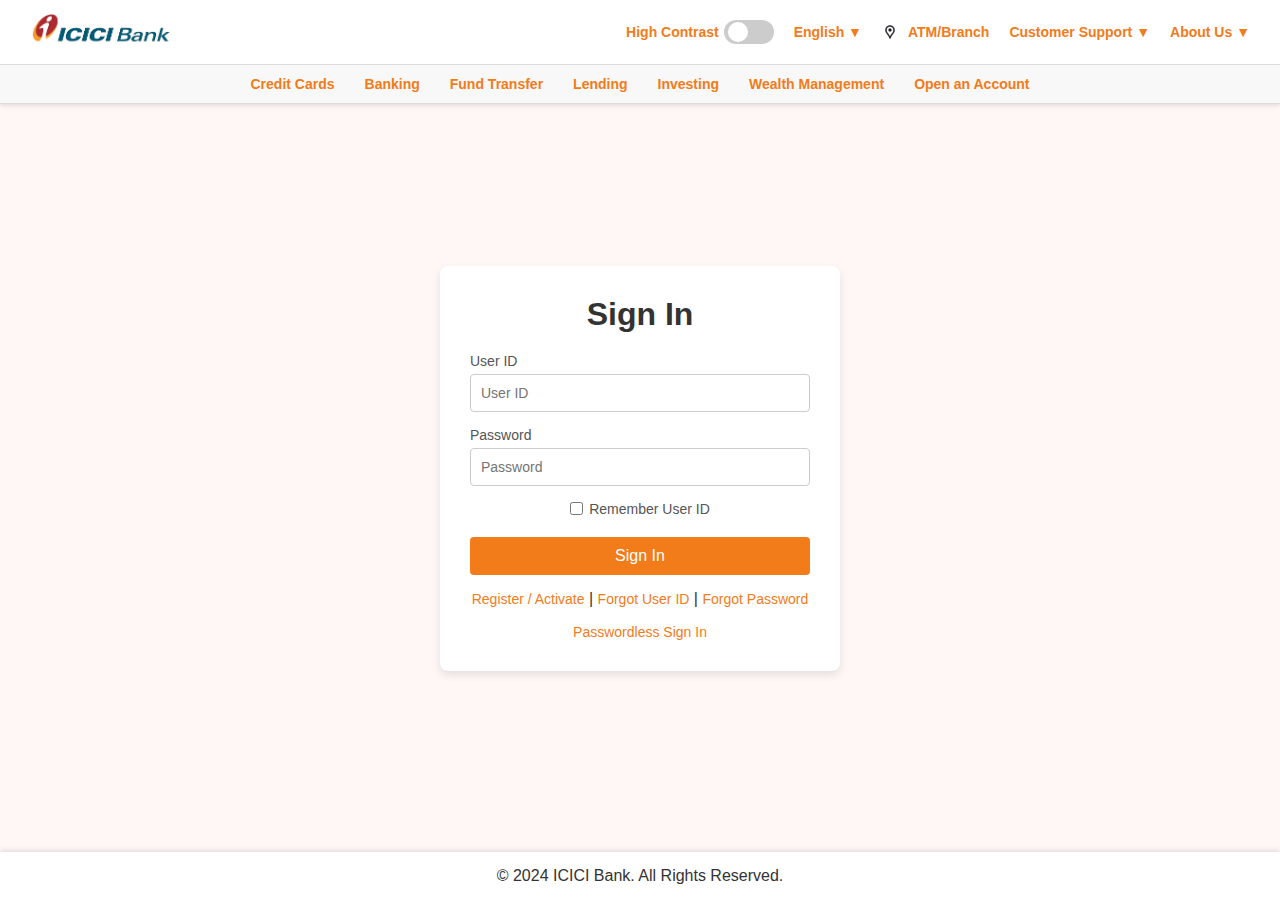
<file: index.html>
<!DOCTYPE html>
<html lang="en">

<head>
  <meta charset="UTF-8">
  <meta name="viewport" content="width=device-width, initial-scale=1.0">
  <title>Bank Login Page</title>
  <link rel="stylesheet" href="updated_landingPage1_style.css">
</head>

<body>
  <header>
    <div class="top-header">
      <div class="logo-container">
        <img src="images/icici_logo.png" alt="Bank Logo" class="logo">
      </div>
      <div class="top-options">
        <div class="toggle-container" style="display: flex; align-items: center; gap: 5px;">
          <span>High Contrast</span>
          <label class="toggle-switch">
            <input type="checkbox" id="toggleSwitch" />
            <span class="slider"></span>
          </label>
        </div>
        <div class="dropdown">
          <button class="dropbtn">English ▼</button>
          <div class="dropdown-content">
            <a href="#">Hindi</a>
          </div>
        </div>
        <a href="#" class="icon-link">
          <img src="images/location_on.png" alt="Location Icon" class="icon"> ATM/Branch
        </a>
        <div class="dropdown">
          <button class="dropbtn">Customer Support ▼</button>
          <div class="dropdown-content">
            <a href="#">Contact Us</a>
            <a href="#">FAQs</a>
            <a href="#">Live Chat</a>
          </div>
        </div>
        <div class="dropdown">
          <button class="dropbtn">About Us ▼</button>
          <div class="dropdown-content">
            <a href="#">Subsidiaries</a>
            <a href="#">Directors</a>
            <a href="#">Media Center</a>
            <a href="#">Awards</a>
            <a href="#">Social Policy</a>
          </div>
        </div>
      </div>
    </div>
    <nav class="menu-bar">
      <ul>
        <li><a href="#">Credit Cards</a></li>
        <li><a href="#">Banking</a></li>
        <li><a href="fundTransfer.html">Fund Transfer</a></li>
        <li><a href="#">Lending</a></li>
        <li><a href="#">Investing</a></li>
        <li><a href="#">Wealth Management</a></li>
        <li><a href="#">Open an Account</a></li>
      </ul>
    </nav>
  </header>
  <main>
    <div class="login-container">
      <h1>Sign In</h1>
      <form class="login-form">
        <div class="input-group">
          <label for="user-id">User ID</label>
          <input type="text" id="user-id" name="user-id" placeholder="User ID" required>
        </div>
        <div class="input-group">
          <label for="password">Password</label>
          <input type="password" id="password" name="password" placeholder="Password" required>
        </div>
        <div class="options">
          <input type="checkbox" id="remember" name="remember">
          <label for="remember">Remember User ID</label>
        </div>
        <button type="button" class="login-btn" onclick="location.href='updated_dashboard.html'">Sign In</button>
        <div class="links">
          <a href="#">Register / Activate</a> |
          <a href="#">Forgot User ID</a> |
          <a href="#">Forgot Password</a>
        </div>
        <div class="passwordless">
          <a href="#">Passwordless Sign In</a>
        </div>
      </form>
    </div>
  </main>
  <footer>
    <p>© 2024 ICICI Bank. All Rights Reserved.</p>
  </footer>
  <script>
    const toggleSwitch = document.getElementById('toggleSwitch');
    toggleSwitch.addEventListener('change', () => {
      document.body.classList.toggle('high-contrast');
    });
  </script>
</body>

</html>
</file>
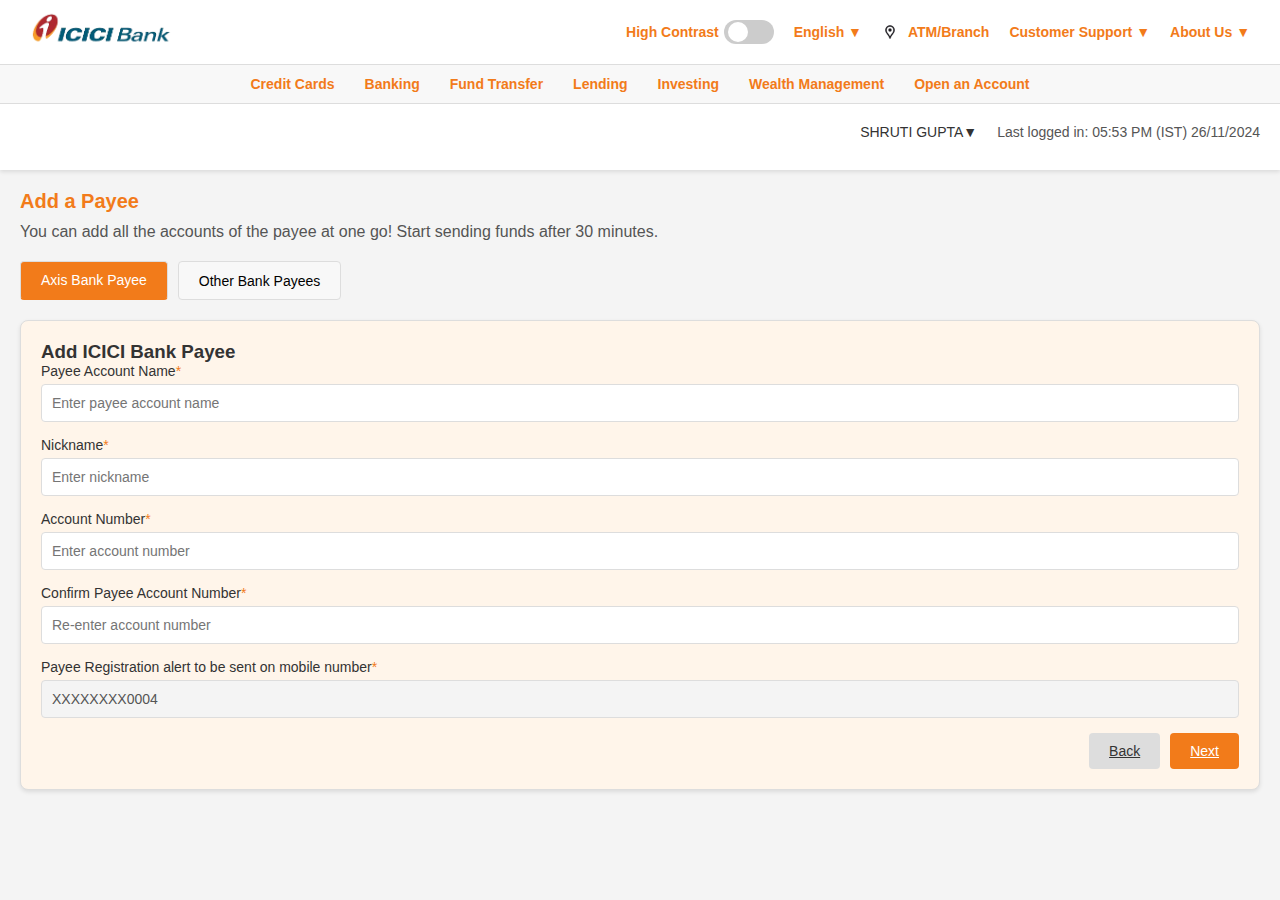
<file: addPayee.html>
<!DOCTYPE html>
<html lang="en">
<head>
  <meta charset="UTF-8">
  <meta name="viewport" content="width=device-width, initial-scale=1.0">
  <title>Add Payee - ICICI Bank</title>
  <link rel="stylesheet" href="addPayee.css">
</head>
<body>
  <header>
    <div class="top-header">
      <div class="logo-container">
        <img src="images/icici_logo.png" alt="Bank Logo" class="logo">
      </div>
      <div class="top-options">
        <div class="toggle-container" style="display: flex; align-items: center; gap: 5px;">
          <span>High Contrast</span>
          <label class="toggle-switch">
            <input type="checkbox" id="toggleSwitch" />
            <span class="slider"></span>
          </label>
        </div>
        <div class="dropdown">
          <button class="dropbtn">English ▼</button>
          <div class="dropdown-content">
            <a href="#">Hindi</a>
          </div>
        </div>
        <a href="#" class="icon-link">
          <img src="images/location_on.png" alt="Location Icon" class="icon"> ATM/Branch
        </a>
        <div class="dropdown">
          <button class="dropbtn">Customer Support ▼</button>
          <div class="dropdown-content">
            <a href="#">Contact Us</a>
            <a href="#">FAQs</a>
            <a href="#">Live Chat</a>
          </div>
        </div>
        <div class="dropdown">
          <button class="dropbtn">About Us ▼</button>
          <div class="dropdown-content">
            <a href="#">Subsidiaries</a>
            <a href="#">Directors</a>
            <a href="#">Media Center</a>
            <a href="#">Awards</a>
            <a href="#">Social Policy</a>
          </div>
        </div>
      </div>
    </div>
    <nav class="menu-bar">
      <ul>
        <li><a href="#">Credit Cards</a></li>
        <li><a href="#">Banking</a></li>
        <li><a href="fundTransfer.html">Fund Transfer</a></li>
        <li><a href="#">Lending</a></li>
        <li><a href="#">Investing</a></li>
        <li><a href="#">Wealth Management</a></li>
        <li><a href="#">Open an Account</a></li>
      </ul>
    </nav>
    <div class="user-info">
      <span>SHRUTI GUPTA▼</span>
      <span class="last-logged">Last logged in: 05:53 PM (IST) 26/11/2024</span>
    </div>
  </header>

  <main class="main-content">
    <h2>Add a Payee</h2>
    <p>You can add all the accounts of the payee at one go! Start sending funds after 30 minutes.</p>

    <div class="tabs">
        <button class="tab active" id="axis-bank-tab">Axis Bank Payee</button>
        <button class="tab" id="other-bank-tab">Other Bank Payees</button>
    </div>
      
      <!-- Axis Bank Payee Form -->
      <div id="axis-bank-form" class="form-container">
        <h3>Add ICICI Bank Payee</h3>
        <form>
          <div class="form-group">
            <label for="payee-name">Payee Account Name<span>*</span></label>
            <input type="text" id="payee-name" placeholder="Enter payee account name">
          </div>
          <div class="form-group">
            <label for="nickname">Nickname<span>*</span></label>
            <input type="text" id="nickname" placeholder="Enter nickname">
          </div>
          <div class="form-group">
            <label for="account-number">Account Number<span>*</span></label>
            <input type="text" id="account-number" placeholder="Enter account number">
          </div>
          <div class="form-group">
            <label for="confirm-account-number">Confirm Payee Account Number<span>*</span></label>
            <input type="text" id="confirm-account-number" placeholder="Re-enter account number">
          </div>
          <div class="form-group">
            <label for="mobile-number">Payee Registration alert to be sent on mobile number<span>*</span></label>
            <input type="text" id="mobile-number" value="XXXXXXXX0004" readonly>
          </div>
          <div class="form-buttons">
            <a type="button" class="back-btn" href="fundtransfer.html">Back</a>
            <a type="submit" class="next-btn" href="fundtransfer.html">Next</a>
          </div>
        </form>
      </div>
      
      <!-- Other Bank Payee Form -->
      <div id="other-bank-form" class="form-container" style="display: none;">
        <h3>Add Other Bank Payee</h3>
        <form>
          <div class="form-group">
            <label for="payee-name-other">Payee Account Name<span>*</span></label>
            <input type="text" id="payee-name-other" placeholder="Enter payee account name">
          </div>
          <div class="form-group">
            <label for="nickname-other">Payee Nickname<span>*</span></label>
            <input type="text" id="nickname-other" placeholder="Enter nickname">
          </div>
          <div class="form-group">
            <label for="account-type">Account Type<span>*</span></label>
            <select id="account-type">
              <option value="savings">Savings</option>
              <option value="current">Current</option>
            </select>
          </div>
          <div class="form-group">
            <label for="ifsc-code">Enter Payee Bank IFSC Code<span>*</span></label>
            <div class="input-group">
              <input type="text" id="ifsc-code" placeholder="Enter IFSC code">
              <button type="button" class="search-btn">Search</button>
            </div>
          </div>
          <div class="form-group">
            <label for="account-number-other">Payee Account Number<span>*</span></label>
            <input type="text" id="account-number-other" placeholder="Enter account number">
          </div>
          <div class="form-group">
            <label for="confirm-account-number-other">Confirm Payee Account Number<span>*</span></label>
            <input type="text" id="confirm-account-number-other" placeholder="Re-enter account number">
          </div>
          <div class="form-group">
            <label for="mobile-number-other">Payee Registration alert to be sent on mobile number<span>*</span></label>
            <input type="text" id="mobile-number-other" value="XXXXXXXX0004" readonly>
          </div>
          <div class="form-buttons">
            <a type="button" class="back-btn" href="fundTransfer.html">Back</a>
            <a type="submit" class="next-btn" href="fundTransfer.html">Next</a>
          </div>
        </form>
      </div>
       
  </main>

  <!-- <footer>
    <p>© 2024 ICICI Bank. All Rights Reserved.</p>
  </footer> -->
  <script>
    const axisTab = document.getElementById("axis-bank-tab");
    const otherTab = document.getElementById("other-bank-tab");
    const axisForm = document.getElementById("axis-bank-form");
    const otherForm = document.getElementById("other-bank-form");
  
    axisTab.addEventListener("click", () => {
      axisTab.classList.add("active");
      otherTab.classList.remove("active");
      axisForm.style.display = "block";
      otherForm.style.display = "none";
    });
  
    otherTab.addEventListener("click", () => {
      otherTab.classList.add("active");
      axisTab.classList.remove("active");
      axisForm.style.display = "none";
      otherForm.style.display = "block";
    });
    const toggleSwitch = document.getElementById('toggleSwitch');
toggleSwitch.addEventListener('change', () => {
  document.body.classList.toggle('high-contrast');
});
  </script>
    <!-- <script src="static\app.js"></script> -->
</body>
</html>
</file>
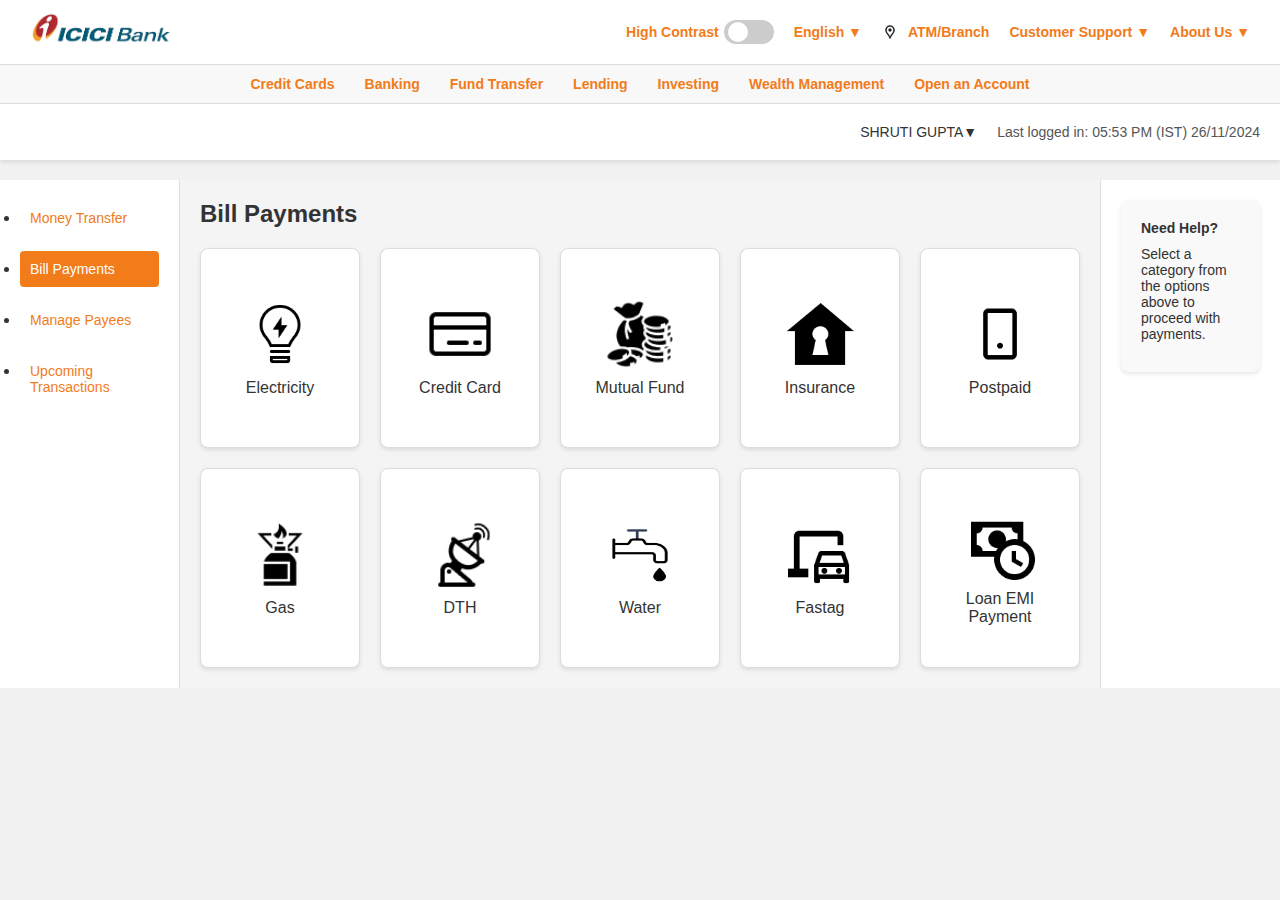
<file: billPayments.html>
<!DOCTYPE html>
<html lang="en">

<head>
    <meta charset="UTF-8">
    <meta name="viewport" content="width=device-width, initial-scale=1.0">
    <title>Bill Payments - ICICI Bank</title>
    <link rel="stylesheet" href="billPayments.css">
</head>

<body>
    <header>
        <div class="top-header">
          <div class="logo-container">
            <img src="images/icici_logo.png" alt="Bank Logo" class="logo">
          </div>
          <div class="top-options">
            <div class="toggle-container" style="display: flex; align-items: center; gap: 5px;">
              <span>High Contrast</span>
              <label class="toggle-switch">
                <input type="checkbox" id="toggleSwitch" />
                <span class="slider"></span>
              </label>
            </div>
            <div class="dropdown">
              <button class="dropbtn">English ▼</button>
              <div class="dropdown-content">
                <a href="#">Hindi</a>
              </div>
            </div>
            <a href="#" class="icon-link">
              <img src="images/location_on.png" alt="Location Icon" class="icon"> ATM/Branch
            </a>
            <div class="dropdown">
              <button class="dropbtn">Customer Support ▼</button>
              <div class="dropdown-content">
                <a href="#">Contact Us</a>
                <a href="#">FAQs</a>
                <a href="#">Live Chat</a>
              </div>
            </div>
            <div class="dropdown">
              <button class="dropbtn">About Us ▼</button>
              <div class="dropdown-content">
                <a href="#">Subsidiaries</a>
                <a href="#">Directors</a>
                <a href="#">Media Center</a>
                <a href="#">Awards</a>
                <a href="#">Social Policy</a>
              </div>
            </div>
          </div>
        </div>
        <nav class="menu-bar">
          <ul>
            <li><a href="#">Credit Cards</a></li>
            <li><a href="#">Banking</a></li>
            <li><a href="fundTransfer.html">Fund Transfer</a></li>
            <li><a href="#">Lending</a></li>
            <li><a href="#">Investing</a></li>
            <li><a href="#">Wealth Management</a></li>
            <li><a href="#">Open an Account</a></li>
          </ul>
        </nav>
        <div class="user-info">
          <span>SHRUTI GUPTA▼</span>
          <span class="last-logged">Last logged in: 05:53 PM (IST) 26/11/2024</span>
        </div>
      </header>

    <div class="container">
        <!-- Sidebar -->
        <aside class="sidebar">
            <ul>
                <li><a href="fundTransfer.html">Money Transfer</a></li>
                <li><a href="billPayments.html" class="active">Bill Payments</a></li>
                <li><a href="#">Manage Payees</a></li>
                <li><a href="#">Upcoming Transactions</a></li>
            </ul>
        </aside>

        <!-- Main Content -->
        <main class="main-content">
            <h2>Bill Payments</h2>
            <div class="bill-options-grid">
                <div class="bill-option">
                    <img src="images/electricity.png" alt="Electricity">
                    <p>Electricity</p>
                    <div class="hover-popup">
                        Pay your electricity bills instantly and ensure uninterrupted power supply.
                    </div>
                </div>
                <div class="bill-option">
                    <img src="images/credit_card.png" alt="Credit Card">
                    <p>Credit Card</p>
                    <div class="hover-popup">
                        Clear your credit card dues conveniently and maintain a healthy credit score.
                    </div>
                </div>
                <div class="bill-option">
                    <img src="images/mutual_funds.png" alt="Mutual Fund">
                    <p>Mutual Fund</p>
                    <div class="hover-popup">
                        Invest in mutual funds or manage payments for existing investments seamlessly.
                    </div>
                </div>
                <div class="bill-option">
                    <img src="images/insurance.png" alt="Insurance">
                    <p>Insurance</p>
                    <div class="hover-popup">
                        Pay your insurance premiums on time and secure your peace of mind.
                    </div>
                </div>
                <div class="bill-option">
                    <img src="images/postpaid.png" alt="Postpaid">
                    <p>Postpaid</p>
                    <div class="hover-popup">
                        Pay your mobile postpaid bills effortlessly and stay connected.
                    </div>
                </div>
                <div class="bill-option">
                    <img src="images/gas.png" alt="Gas">
                    <p>Gas</p>
                    <div class="hover-popup">
                        Settle your gas bills quickly to keep your household running smoothly.
                    </div>
                </div>
                <div class="bill-option">
                    <img src="images/dth.png" alt="DTH">
                    <p>DTH</p>
                    <div class="hover-popup">
                        Recharge your DTH subscription and enjoy uninterrupted entertainment.
                    </div>
                </div>
                <div class="bill-option">
                    <img src="images/water.png" alt="Water">
                    <p>Water</p>
                    <div class="hover-popup">
                        Pay your water bills efficiently to keep the taps flowing.
                    </div>
                </div>
                <div class="bill-option">
                    <img src="images/fastag.png" alt="Fastag">
                    <p>Fastag</p>
                    <div class="hover-popup">
                        Recharge your Fastag for hassle-free toll payments on the go.
                    </div>
                </div>
                <div class="bill-option">
                    <img src="images/emi_payment.png" alt="Loan EMI Payment">
                    <p>Loan EMI Payment</p>
                    <div class="hover-popup">
                        Pay your loan EMIs on time and manage your finances with ease.
                    </div>
                </div>
            </div>            
        </main>

        <!-- Right Section -->
        <aside class="right-section">
            <div class="help-box">
                <p><strong>Need Help?</strong></p>
                <p>Select a category from the options above to proceed with payments.</p>
            </div>
        </aside>
    </div>
    <script>
          const toggleSwitch = document.getElementById('toggleSwitch');
    toggleSwitch.addEventListener('change', () => {
      document.body.classList.toggle('high-contrast');
    });
    </script>
</body>

</html>
</file>
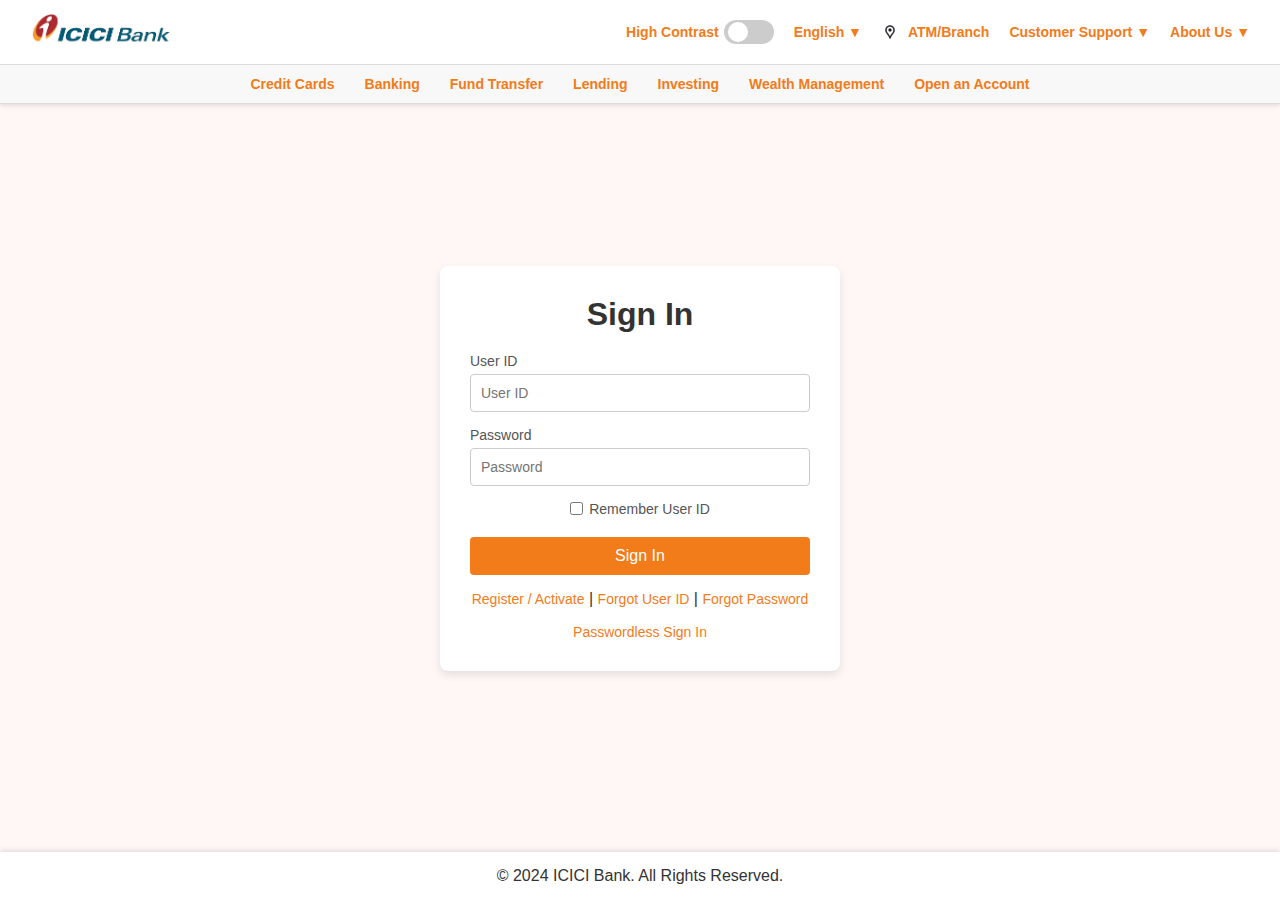
<file: updated_landingPage1.html>
<!DOCTYPE html>
<html lang="en">

<head>
  <meta charset="UTF-8">
  <meta name="viewport" content="width=device-width, initial-scale=1.0">
  <title>Bank Login Page</title>
  <link rel="stylesheet" href="updated_landingPage1_style.css">
</head>

<body>
  <header>
    <div class="top-header">
      <div class="logo-container">
        <img src="images/icici_logo.png" alt="Bank Logo" class="logo">
      </div>
      <div class="top-options">
        <div class="toggle-container" style="display: flex; align-items: center; gap: 5px;">
          <span>High Contrast</span>
          <label class="toggle-switch">
            <input type="checkbox" id="toggleSwitch" />
            <span class="slider"></span>
          </label>
        </div>
        <div class="dropdown">
          <button class="dropbtn">English ▼</button>
          <div class="dropdown-content">
            <a href="#">Hindi</a>
          </div>
        </div>
        <a href="#" class="icon-link">
          <img src="images/location_on.png" alt="Location Icon" class="icon"> ATM/Branch
        </a>
        <div class="dropdown">
          <button class="dropbtn">Customer Support ▼</button>
          <div class="dropdown-content">
            <a href="#">Contact Us</a>
            <a href="#">FAQs</a>
            <a href="#">Live Chat</a>
          </div>
        </div>
        <div class="dropdown">
          <button class="dropbtn">About Us ▼</button>
          <div class="dropdown-content">
            <a href="#">Subsidiaries</a>
            <a href="#">Directors</a>
            <a href="#">Media Center</a>
            <a href="#">Awards</a>
            <a href="#">Social Policy</a>
          </div>
        </div>
      </div>
    </div>
    <nav class="menu-bar">
      <ul>
        <li><a href="#">Credit Cards</a></li>
        <li><a href="#">Banking</a></li>
        <li><a href="fundTransfer.html">Fund Transfer</a></li>
        <li><a href="#">Lending</a></li>
        <li><a href="#">Investing</a></li>
        <li><a href="#">Wealth Management</a></li>
        <li><a href="#">Open an Account</a></li>
      </ul>
    </nav>
  </header>
  <main>
    <div class="login-container">
      <h1>Sign In</h1>
      <form class="login-form">
        <div class="input-group">
          <label for="user-id">User ID</label>
          <input type="text" id="user-id" name="user-id" placeholder="User ID" required>
        </div>
        <div class="input-group">
          <label for="password">Password</label>
          <input type="password" id="password" name="password" placeholder="Password" required>
        </div>
        <div class="options">
          <input type="checkbox" id="remember" name="remember">
          <label for="remember">Remember User ID</label>
        </div>
        <button type="button" class="login-btn" onclick="location.href='updated_dashboard.html'">Sign In</button>
        <div class="links">
          <a href="#">Register / Activate</a> |
          <a href="#">Forgot User ID</a> |
          <a href="#">Forgot Password</a>
        </div>
        <div class="passwordless">
          <a href="#">Passwordless Sign In</a>
        </div>
      </form>
    </div>
  </main>
  <footer>
    <p>© 2024 ICICI Bank. All Rights Reserved.</p>
  </footer>
  <script>
    const toggleSwitch = document.getElementById('toggleSwitch');
    toggleSwitch.addEventListener('change', () => {
      document.body.classList.toggle('high-contrast');
    });
  </script>
</body>

</html>
</file>
<file: updated_landingPage1_style.css>
:root {
    --primary-color: #F27B1A;
    --secondary-color: #ffffff;
    --high-contrast-primary: #4dd14df2;
    --high-contrast-secondary: #000000;
  }
  
  * {
    margin: 0;
    padding: 0;
    box-sizing: border-box;
    font-family: Arial, sans-serif;
  }
  
  body {
    background-color: #fff6f6;
    color: #333;
    display: flex;
    flex-direction: column;
    align-items: center;
    justify-content: center;
    min-height: 100vh;
  }
  
  /* Header Section */
  header {
    width: 100%;
    background-color: var(--secondary-color);
    box-shadow: 0 2px 4px rgba(0, 0, 0, 0.1);
  }
  
  .top-header {
    display: flex;
    justify-content: space-between;
    align-items: center;
    padding: 10px 30px;
  }
  
  .logo-container .logo {
    height: 40px;
  }
  
  .top-options {
    display: flex;
    gap: 20px;
    align-items: center;
    flex-wrap: nowrap;
  }
  
  .top-options a {
    text-decoration: none;
    color: var(--primary-color);
    font-size: 14px;
    font-weight: bold;
    
  }
  
  /* Toggle Switch */
  .toggle-switch {
    position: relative;
    display: inline-block;
    width: 50px;
    height: 24px;
  }
  .toggle-container span {
    font-size: 14px;
    font-weight: bold;
    color: var(--primary-color);
    text-decoration: none;
    line-height: 1; 
}
.toggle-container {
    display: flex;
    align-items: center;
    gap: 10px; /* Keeps spacing consistent */
    flex-shrink: 0; /* Prevents shrinking */
}
  
  .toggle-switch input {
    opacity: 0;
    width: 0;
    height: 0;
  }
  
  .slider {
    position: absolute;
    cursor: pointer;
    background-color: #ccc;
    border-radius: 24px;
    width: 100%;
    height: 100%;
    transition: background-color 0.3s;
  }
  
  .slider::before {
    content: "";
    position: absolute;
    height: 20px;
    width: 20px;
    left: 4px;
    bottom: 2px;
    background-color: #fff;
    border-radius: 50%;
    transition: transform 0.3s;
  }
  
  .toggle-switch input:checked + .slider {
    background-color: #4caf50;
  }
  
  .toggle-switch input:checked + .slider::before {
    transform: translateX(26px);
  }
  
  /* Dropdown Styling */
  .dropdown {
    position: relative;
    display: inline-block;
  }
  
  .dropbtn {
    background-color: transparent;
    border: none;
    font-size: 14px;
    font-weight: bold;
    color: var(--primary-color);
    cursor: pointer;
    line-height: 1;
  }
  
  .dropdown-content {
    display: none;
    position: absolute;
    left: 50%; /* Aligns the dropdown box relative to the center of the button */
    transform: translateX(-50%); /* Centers the dropdown box */
    background-color: #fff;
    min-width: 120px; /* Reduce the width */
    box-shadow: 0px 4px 8px rgba(0, 0, 0, 0.1);
    z-index: 1;
    padding: 5px 0; /* Adjust padding for a tighter look */
    border-radius: 4px;
  }
  
  .dropdown-content a {
    text-decoration: none;
    display: block;
    color: #333;
    padding: 8px 10px; /* Adjust padding inside the links */
    font-size: 14px;
  }
  
  .dropdown-content a:hover {
    background-color: #f1f1f1;
  }
  
  .dropdown:hover .dropdown-content {
    display: block;
  }
  
  /* Icon Link Styling */
  .icon-link {
    display: flex;
    align-items: center;
    text-decoration: none;
    color: var(--primary-color);
    font-size: 14px;
    font-weight: bold;
    gap: 5px;
    line-height: 1;
  }
  
  .icon {
    height: 16px;
    margin-right: 5px;
  }
  
  /* Navigation Menu Section */
  .menu-bar {
    background-color: #f8f8f8;
    border-top: 1px solid #ddd;
    border-bottom: 1px solid #ddd;
  }
  
  .menu-bar ul {
    display: flex;
    justify-content: center;
    gap: 30px;
    list-style: none;
    padding: 10px 0;
  }
  
  .menu-bar a {
    text-decoration: none;
    color: var(--primary-color);
    font-weight: bold;
    font-size: 14px;
  }
  
  /* Main Content */
  main {
    display: flex;
    align-items: center;
    justify-content: center;
    flex: 1;
    width: 100%;
  }
  
  .login-container {
    background-color: var(--secondary-color);
    padding: 30px;
    border-radius: 8px;
    box-shadow: 0 4px 8px rgba(0, 0, 0, 0.1);
    max-width: 400px;
    width: 100%;
    text-align: center;
  }
  
  .login-container h1 {
    margin-bottom: 20px;
    color: #333;
  }
  
  .login-form .input-group {
    margin-bottom: 15px;
    text-align: left;
  }
  
  .login-form label {
    display: block;
    font-size: 14px;
    margin-bottom: 5px;
    color: #555;
  }
  
  .login-form input {
    width: 100%;
    padding: 10px;
    font-size: 14px;
    border: 1px solid #ccc;
    border-radius: 4px;
  }
  
  .options {
    display: inline-flex; /* Keep items inline */
    align-items: center; /* Vertically center the checkbox and text */
    gap: 6px; /* Adjust space between checkbox and label */
    font-size: 14px; /* Ensure readable text */
    margin-bottom: 15px;
    white-space: nowrap; /* Prevent text wrapping */
}

.options input[type="checkbox"] {
    margin: 0; /* Reset any default margins */
    padding: 0; /* Ensure no padding affects alignment */
    transform: translateY(-3px); /* Fine-tune vertical alignment */
}


  
  .login-btn {
    background-color: var(--primary-color);
    color: var(--secondary-color);
    border: none;
    padding: 10px 15px;
    font-size: 16px;
    border-radius: 4px;
    cursor: pointer;
    width: 100%;
  }
  
  .login-btn:hover {
    background-color: #d68200;
  }
  
  .links, .passwordless {
    margin-top: 15px;
  }
  
  .links a, .passwordless a {
    text-decoration: none;
    font-size: 14px;
    color: var(--primary-color);
  }
  
  /* Footer */
  footer {
    background-color: var(--secondary-color);
    width: 100%;
    text-align: center;
    padding: 15px 0;
    box-shadow: 0 -2px 4px rgba(0, 0, 0, 0.1);
    margin-top: 20px;
  }
  
  /* High Contrast Mode */

body.high-contrast footer {
    background-color: #1b1a1a;
    color: var(--high-contrast-primary);
  }

body.high-contrast {
    background-color: var(--high-contrast-secondary);
    color: var(--high-contrast-primary);
}
/* ye */
body.high-contrast header {
    background-color: #1b1a1a;
    color: var(--high-contrast-primary);
} 

body.high-contrast .top-options a,
body.high-contrast .dropbtn,
body.high-contrast .menu-bar a,
body.high-contrast .links a,
body.high-contrast .passwordless a,
body.high-contrast .login-container h1,
body.high-contrast .input-group label,
body.high-contrast .options label, 
body.high-contrast .toggle-container span{
    color: var(--high-contrast-primary);
}

body.high-contrast .menu-bar {
    background-color: #1b1a1a;
    border-color: #555;
}

body.high-contrast .login-container {
    background-color: #1b1a1a;
    color: var(--high-contrast-primary);
}

body.high-contrast .login-btn {
    background-color: var(--high-contrast-primary);
    color: var(--high-contrast-secondary);
}

body.high-contrast .dropdown-content {
    background-color: #1b1a1a;
}
body.high-contrast .dropdown-content :hover {
    background-color: var(--high-contrast-secondary);
}
</file>
<file: addPayee.css>
:root {
  --primary-color: #F27B1A;
  --dark-primary-color: #cb5b00;
  --secondary-color: #ffffff;
  --high-contrast-primary: #00ff00;
  --high-contrast-secondary: #000000;
}

/* General Reset */
* {
    margin: 0;
    padding: 0;
    box-sizing: border-box;
    font-family: Arial, sans-serif; /* Ensure consistent font */
  }
  
  body {
    background-color: #f4f4f4;
    color: #333;
  }
  
  /* Header Section */
  header {
    background-color: white;
    box-shadow: 0 2px 4px rgba(0, 0, 0, 0.1);
    padding-bottom: 10px;
  }
  
  .top-header {
    display: flex;
    justify-content: space-between;
    align-items: center;
    padding: 10px 20px;
  }
  
  .logo-container .logo {
    height: 40px;
  }
  
  .top-options {
    display: flex;
    gap: 20px;
  }

  /* Top Options */
.top-options a {
    font-family: Arial, sans-serif; /* Ensures "Customer Support" font matches */
    font-size: 14px;
    color: var(--primary-color);
    text-decoration: none;
  }

  
  /* Toggle Switch */
  .toggle-switch {
    position: relative;
    display: inline-block;
    width: 50px;
    height: 24px;
  }
  
  .toggle-switch input {
    opacity: 0;
    width: 0;
    height: 0;
  }
  
  .slider {
    position: absolute;
    cursor: pointer;
    background-color: #ccc;
    border-radius: 24px;
    width: 100%;
    height: 100%;
    transition: background-color 0.3s;
  }
  
  .slider::before {
    content: "";
    position: absolute;
    height: 20px;
    width: 20px;
    left: 4px;
    bottom: 2px;
    background-color: white;
    border-radius: 50%;
    transition: transform 0.3s;
  }
  
  .toggle-switch input:checked + .slider {
    background-color: #4caf50;
  }
  
  .toggle-switch input:checked + .slider::before {
    transform: translateX(26px);
  }
  
  /* Dropdown Styling */
  .dropdown {
    position: relative;
    display: inline-block;
  }
  
  .dropbtn {
    background-color: transparent;
    border: none;
    font-size: 14px;
    font-weight: bold;
    color: var(--primary-color);
    cursor: pointer;
  }
  
  .dropdown-content-nav {
    display: none;
    position: absolute;
    background-color: #fff;
    min-width: 160px;
    box-shadow: 0px 4px 8px rgba(0, 0, 0, 0.1);
    z-index: 1;
    padding: 10px 0;
    border-radius: 4px;
  }
  
  .dropdown-content a {
    text-decoration: none;
    display: block;
    color: #333;
    padding: 10px 15px;
    font-size: 14px;
  }
  
  .dropdown-content a:hover {
    background-color: #f1f1f1;
  }
  
  .dropdown:hover .dropdown-content {
    display: block;
  }
  
  /* Icon Link Styling */
  .icon-link {
    display: flex;
    align-items: center;
    text-decoration: none;
    color: var(--primary-color);
    font-size: 14px;
    font-weight: bold;
  }
  
  .icon {
    height: 16px;
    margin-right: 5px;
  }
  
  /* Header Section */
  .user-info {
    display: flex;
    justify-content: flex-end;
    align-items: center;
    padding: 20px 20px;
    background-color: #fff;
    font-size: 14px;
  }
  
  .user-info .last-logged {
    margin-left: 20px;
    color: #555;
  }

  /* Navigation Menu Section */
  .menu-bar {
    background-color: #f8f8f8;
    border-top: 1px solid #ddd;
    border-bottom: 1px solid #ddd;
  }
  
  .menu-bar ul {
    display: flex;
    justify-content: center;
    gap: 30px;
    list-style: none;
    padding: 10px 0;
  }
  
  .menu-bar a {
    text-decoration: none;
    color: var(--primary-color);
    font-weight: bold;
    font-size: 14px;
  }
  
  .nav-tabs {
    background-color: #fff;
    border-bottom: 1px solid #ddd;
    margin-top: 20px;
    margin-right: 20px;
    margin-left: 20px;
  }
  
  .nav-tabs ul {
    display: flex;
    justify-content: flex-start;
    list-style: none;
    padding: 10px 20px;
    gap: 20px;
  }
  
  .nav-tabs a {
    text-decoration: none;
    color: #555;
    font-weight: bold;
    padding: 5px 10px;
  }
  
  .nav-tabs a.active {
    color: var(--primary-color);
    border-bottom: 2px solid var(--primary-color);
  }
  
  /* Main Content */
  main {
    padding: 20px;
  }
  
  /* Add Payee Page Styling */
  h2 {
    font-size: 20px;
    margin-bottom: 10px;
    color: var(--primary-color);
  }
  
  p {
    margin-bottom: 20px;
    color: #555;
  }
  /* Tabs */
.tabs {
    display: flex;
    gap: 10px;
    margin-bottom: 20px;
  }
  
  .tab {
    padding: 10px 20px;
    background-color: #f8f8f8;
    border: 1px solid #ddd;
    cursor: pointer;
    border-radius: 4px;
    font-size: 14px;
  }
  
  .tab.active {
    background-color: var(--primary-color);
    border-bottom: 2px solid var(--primary-color);
    color: #ffffff;
  }
  
  /* Form Styling */
  .form-container {
    background-color: #fff5ea;
    padding: 20px;
    border: 1px solid #ddd;
    border-radius: 8px;
    box-shadow: 0 2px 4px rgba(0, 0, 0, 0.1);
  }
  
  .form-group {
    margin-bottom: 15px;
  }
  
  .form-group label {
    display: block;
    font-size: 14px;
    color: #333;
    margin-bottom: 5px;
  }
  
  .form-group label span {
    color: var(--primary-color);
  }
  
  input[type="text"], select {
    width: 100%;
    padding: 10px;
    font-size: 14px;
    border: 1px solid #ddd;
    border-radius: 4px;
  }
  
  input[readonly] {
    background-color: #f4f4f4;
    color: #555;
    cursor: not-allowed;
  }
  
  .input-group {
    display: flex;
    gap: 10px;
  }
  
  .search-btn {
    background-color: var(--primary-color);
    color: #fff;
    padding: 8px 16px;
    border: none;
    border-radius: 4px;
    cursor: pointer;
  }
  
  .search-btn:hover {
    background-color: var(--dark-primary-color);
  }
  
  .form-buttons {
    display: flex;
    justify-content: flex-end;
    gap: 10px;
  }
  
  .back-btn {
    background-color: #ddd;
    color: #333;
    border: none;
    padding: 10px 20px;
    font-size: 14px;
    border-radius: 4px;
    cursor: pointer;
  }
  
  .next-btn {
    background-color: var(--primary-color);
    color: #fff;
    border: none;
    padding: 10px 20px;
    font-size: 14px;
    border-radius: 4px;
    cursor: pointer;
  }

  footer {
    font-family: Arial, sans-serif; /* Consistent font */
    font-size: 14px;
    text-align: center;
    padding: 10px;
  }
  header {
    width: 100%;
    background-color: var(--secondary-color);
    box-shadow: 0 2px 4px rgba(0, 0, 0, 0.1);
  }
  
  .top-header {
    display: flex;
    justify-content: space-between;
    align-items: center;
    padding: 10px 30px;
  }
  
  .logo-container .logo {
    height: 40px;
  }
  
  .top-options {
    display: flex;
    gap: 20px;
    align-items: center;
    flex-wrap: nowrap;
  }
  
  .top-options a {
    text-decoration: none;
    color: var(--primary-color);
    font-size: 14px;
    font-weight: bold;
    
  }
  
  /* Toggle Switch */
  .toggle-switch {
    position: relative;
    display: inline-block;
    width: 50px;
    height: 24px;
  }
  .toggle-container span {
    font-size: 14px;
    font-weight: bold;
    color: var(--primary-color);
    text-decoration: none;
    line-height: 1; 
  }
  .toggle-container {
    display: flex;
    align-items: center;
    gap: 10px; /* Keeps spacing consistent */
    flex-shrink: 0; /* Prevents shrinking */
  }
  
  .toggle-switch input {
    opacity: 0;
    width: 0;
    height: 0;
  }
  
  .slider {
    position: absolute;
    cursor: pointer;
    background-color: #ccc;
    border-radius: 24px;
    width: 100%;
    height: 100%;
    transition: background-color 0.3s;
  }
  
  .slider::before {
    content: "";
    position: absolute;
    height: 20px;
    width: 20px;
    left: 4px;
    bottom: 2px;
    background-color: #fff;
    border-radius: 50%;
    transition: transform 0.3s;
  }
  
  .toggle-switch input:checked + .slider {
    background-color: #4caf50;
  }
  
  .toggle-switch input:checked + .slider::before {
    transform: translateX(26px);
  }
  
  /* Dropdown Styling */
  .dropdown {
    position: relative;
    display: inline-block;
  }
  
  .dropbtn {
    background-color: transparent;
    border: none;
    font-size: 14px;
    font-weight: bold;
    color: var(--primary-color);
    cursor: pointer;
    line-height: 1;
  }
  
  .dropdown-content {
    display: none;
    position: absolute;
    left: 50%; /* Aligns the dropdown box relative to the center of the button */
    transform: translateX(-50%); /* Centers the dropdown box */
    background-color: #fff;
    min-width: 120px; /* Reduce the width */
    box-shadow: 0px 4px 8px rgba(0, 0, 0, 0.1);
    z-index: 1;
    padding: 5px 0; /* Adjust padding for a tighter look */
    border-radius: 4px;
  }
  
  .dropdown-content a {
    text-decoration: none;
    display: block;
    color: #333;
    padding: 8px 10px; /* Adjust padding inside the links */
    font-size: 14px;
  }
  
  .dropdown-content a:hover {
    background-color: #f1f1f1;
  }
  
  .dropdown:hover .dropdown-content {
    display: block;
  }
  
  /* Icon Link Styling */
  .icon-link {
    display: flex;
    align-items: center;
    text-decoration: none;
    color: var(--primary-color);
    font-size: 14px;
    font-weight: bold;
    gap: 5px;
    line-height: 1;
  }
  
  .icon {
    height: 16px;
    margin-right: 5px;
  }
  
  /* Navigation Menu Section */
  .menu-bar {
    background-color: #f8f8f8;
    border-top: 1px solid #ddd;
    border-bottom: 1px solid #ddd;
  }
  
  .menu-bar ul {
    display: flex;
    justify-content: center;
    gap: 30px;
    list-style: none;
    padding: 10px 0;
  }
  
  .menu-bar a {
    text-decoration: none;
    color: var(--primary-color);
    font-weight: bold;
    font-size: 14px;
  }
  body.high-contrast footer {
    background-color: #1b1a1a;
    color: var(--high-contrast-primary);
  }
  body.high-contrast .top-options a,
  body.high-contrast .dropbtn,
  body.high-contrast .menu-bar a,
  body.high-contrast .toggle-container span{
      color: var(--high-contrast-primary);
  }
  body.high-contrast header {
    background-color: #1b1a1a;
    color: var(--high-contrast-primary);
  } 
  body.high-contrast .menu-bar {
    background-color: #1b1a1a;
    border-color: #555;
  }
  body.high-contrast .dropdown-content {
    background-color: #1b1a1a;
  }
  body.high-contrast .dropdown-content :hover {
    background-color: var(--high-contrast-secondary);
  }
</file>
<file: billPayments.css>
/* General Reset */
:root {
    --primary-color: #F27B1A;
    --dark-primary-color: #cb5b00;
    --secondary-color: #ffffff;
    --high-contrast-primary: #00ff00;
    --high-contrast-secondary: #000000;
  }
  * {
      margin: 0;
      padding: 0;
      box-sizing: border-box;
      font-family: Arial, sans-serif; /* Ensure consistency across all sections */
    }
    
    body {
      background-color: #f4f4f4;
      color: #333;
    }
  
    .container {
      display: flex;
      flex-direction: row;
      width: 100%;
      margin: 20px 0;
    }
    
    /* Right Section */
    .right-section {
      /* width: 20%;
      background-color: #fff;
      padding: 20px;
      border-left: 1px solid #ddd;
      height: auto; Matches the height of the main content */
      width: 20%;
      background-color: #fff;
      padding: 20px;
      border-left: 1px solid #ddd;
    }
    
    .help-box {
      background-color: #f9f9f9;
      padding: 20px;
      border-radius: 8px;
      box-shadow: 0 2px 4px rgba(0, 0, 0, 0.1);
    }
    
    .help-box p {
      margin-bottom: 10px;
    }
    
    /* Main Content */
    .main-content {
      flex: 1; /* Takes remaining space */
      padding: 20px;
      box-sizing: border-box;
      background-color: #f4f4f4;
      font-family: Arial, sans-serif; /* Ensure consistent font */
    }
    
    /* Sidebar */
    .sidebar {
      width: 20%;
      padding: 20px;
      border-right: 1px solid #ddd;
      background-color: #fff;
    }
    
    .top-header {
      display: flex;
      justify-content: space-between;
      align-items: center;
      padding: 10px 30px;
    }
    
    .logo-container .logo {
      height: 40px;
    }
    
    .top-options {
      display: flex;
      gap: 20px;
    }
    
  /* Top Options */
  .top-options a {
    font-family: Arial, sans-serif; /* Ensures "Customer Support" font matches */
    font-size: 14px;
    color: var(--primary-color);
    text-decoration: none;
  }
    
    /* Toggle Switch */
    .toggle-switch {
      position: relative;
      display: inline-block;
      width: 50px;
      height: 24px;
    }
    
    .toggle-switch input {
      opacity: 0;
      width: 0;
      height: 0;
    }
    
    .slider {
      position: absolute;
      cursor: pointer;
      background-color: #ccc;
      border-radius: 24px;
      width: 100%;
      height: 100%;
      transition: background-color 0.3s;
    }
    
    .slider::before {
      content: "";
      position: absolute;
      height: 20px;
      width: 20px;
      left: 4px;
      bottom: 2px;
      background-color: white;
      border-radius: 50%;
      transition: transform 0.3s;
    }
    
    .toggle-switch input:checked + .slider {
      background-color: #4caf50;
    }
    
    .toggle-switch input:checked + .slider::before {
      transform: translateX(26px);
    }
    
    /* Language Selector */
    .language-selector {
      font-size: 14px;
      padding: 5px;
      border: 1px solid #ccc;
      border-radius: 4px;
      background-color: #fff;
      color: #333;
    }
    
    /* Dropdown Styling */
    .dropdown {
      position: relative;
      display: inline-block;
    }
    
    .dropbtn {
      background-color: transparent;
      border: none;
      font-size: 14px;
      font-weight: bold;
      color: var(--primary-color);
      cursor: pointer;
    }
    
    .dropdown-content-nav {
      display: none;
      position: absolute;
      background-color: #fff;
      min-width: 160px;
      box-shadow: 0px 4px 8px rgba(0, 0, 0, 0.1);
      z-index: 1;
      padding: 10px 0;
      border-radius: 4px;
    }
    
    .dropdown-content a {
      text-decoration: none;
      display: block;
      color: #333;
      padding: 10px 15px;
      font-size: 14px;
    }
    
    .dropdown-content a:hover {
      background-color: #f1f1f1;
    }
    
    .dropdown:hover .dropdown-content {
      display: block;
    }
    
    /* Icon Link Styling */
    .icon-link {
      display: flex;
      align-items: center;
      text-decoration: none;
      color: var(--primary-color);
      font-size: 14px;
      font-weight: bold;
    }
    
    .icon {
      height: 16px;
      margin-right: 5px;
    }
    
    /* Header Section */
    .user-info {
      display: flex;
      justify-content: flex-end;
      align-items: center;
      padding: 20px 20px;
      background-color: #fff;
      font-size: 14px;
    }
    
    .user-info .last-logged {
      margin-left: 20px;
      color: #555;
    }
  
    /* Navigation Menu Section */
    .menu-bar {
      background-color: #f8f8f8;
      border-top: 1px solid #ddd;
      border-bottom: 1px solid #ddd;
    }
    
    .menu-bar ul {
      display: flex;
      justify-content: center;
      gap: 30px;
      list-style: none;
      padding: 10px 0;
    }
    
    .menu-bar a {
      text-decoration: none;
      color: var(--primary-color);
      font-weight: bold;
      font-size: 14px;
    }
    
    .nav-tabs {
      background-color: #fff;
      border-bottom: 1px solid #ddd;
      margin-top: 20px;
      margin-right: 20px;
      margin-left: 20px;
    }
    
    .nav-tabs ul {
      display: flex;
      justify-content: flex-start;
      list-style: none;
      padding: 10px 20px;
      gap: 20px;
    }
    
    .nav-tabs a {
      text-decoration: none;
      color: #555;
      font-weight: bold;
      padding: 5px 10px;
    }
    
    .nav-tabs a.active {
      color: var(--primary-color);
      border-bottom: 2px solid var(--primary-color);
    }
    
    /* Information Boxes */
    .info-box {
      background-color: #fff;
      padding: 20px;
      margin: 10px 0px;
      border-radius: 8px;
      box-shadow: 0 2px 4px rgba(0, 0, 0, 0.1);
    }
    
    .info-box p {
      margin-bottom: 10px;
    }
    
    .info-box strong {
      font-weight: bold;
      color: #333;
    }
    
    /* Payee Filters */
    .payee-filters {
      display: flex;
      justify-content: flex-start;
      gap: 20px;
      margin: 20px;
      font-size: 14px;
    }
    
    .payee-filters label {
      cursor: pointer;
    }
    
    .payee-filters input {
      margin-right: 5px;
    }
    
    /* Footer */
    /* footer {
      background-color: #fff;
      padding: 10px;
      text-align: center;
      font-size: 14px;
      border-top: 1px solid #ddd;
    } */
    /* Footer */
    footer {
      font-family: Arial, sans-serif; /* Consistent font */
      font-size: 14px;
      text-align: center;
      padding: 10px;
    }
  
  /* Sidebar */
  /* .sidebar {
      background-color: #fff;
      width: 20%;
      padding: 20px;
      border-right: 1px solid #ddd;
      height: auto; /* Ensures the height of the sidebar matches the content */
   */
    
    .sidebar ul {
      list-style: none;
    }
    
    .sidebar li {
      margin-bottom: 15px;
    }
    
    .sidebar a {
      text-decoration: none;
      color: var(--primary-color);
      font-size: 14px;
      display: block;
      padding: 10px;
      border-radius: 4px;
    }
    
    .sidebar a.active {
      background-color: var(--primary-color);
      color: #fff;
    }
    
    .sidebar a:hover {
      background-color: var(--dark-primary-color);
      color: #fff;
    }
  
  /* Transfer Options Section */
  .transfer-options {
    display: flex;
    align-items: center; /* Align elements in the center vertically */
    justify-content: flex-start; /* Align elements horizontally */
    gap: 10px; /* Reduce spacing between items */
    margin-bottom: 10px; /* Reduce bottom margin */
  }
  
  /* Dropdown Input Field */
  .search-bar {
    width: 100%;
    font-size: 18px;
    padding-left: 15px;
    padding-top: 15px;
    padding-bottom: 15px;
    border: 1px solid #ddd;
    border-radius: 4px;
  }
  
  /* Custom Dropdown */
  .custom-dropdown {
    position: relative;
    width: 80%; /* Matches the width of the search bar */
  }
  
  .dropdown-content {
    position: absolute;
    background-color: #fff;
    width: 100%;
    border: 1px solid #ddd;
    border-radius: 4px;
    box-shadow: 0 4px 6px rgba(0, 0, 0, 0.1);
    z-index: 1000;
    max-height: 200px;
    overflow-y: auto;
  }
  
  .dropdown-item {
    padding: 10px;
    font-size: 16px;
    color: #333;
    cursor: pointer;
  }
  
  .dropdown-item:hover {
    background-color: #f1f1f1;
  }
  
  .custom-dropdown:focus-within .dropdown-content {
    display: block;
  }
  
  .add-payee-btn {
    font-size: 16px; /* Increased font size */
    padding: 10px 21px; /* Increased padding */
    background-color: var(--primary-color);
    color: #fff;
    border: none;
    border-radius: 4px;
    cursor: pointer;
  }
  
  .add-payee-btn:hover {
    background-color: var(--dark-primary-color);;
  }
  
  .help-box {
    background-color: #f9f9f9;
    padding: 20px;
    border-radius: 8px;
    box-shadow: 0 2px 4px rgba(0, 0, 0, 0.1);
    font-family: Arial, sans-serif; /* Consistent font */
  }
  
  .help-box p {
    font-size: 14px; /* Consistent font size */
  }
  
  /* Transaction Form */
  .transaction-form {
    margin-top: 20px;
    padding: 20px;
    background-color: #fff;
    border-radius: 8px;
    box-shadow: 0 2px 4px rgba(0, 0, 0, 0.1);
  }
  
  .transaction-form h3 {
    margin-bottom: 20px;
    font-size: 18px;
    color: #333;
  }
  
  .transaction-form .form-group {
    margin-bottom: 15px;
  }
  
  .transaction-form label {
    display: block;
    font-size: 14px;
    color: #555;
    margin-bottom: 5px;
  }
  
  .transaction-form input,
  .transaction-form select {
    width: 100%;
    padding: 10px;
    font-size: 14px;
    border: 1px solid #ddd;
    border-radius: 4px;
  }
  
  .transaction-form .error-message {
    font-size: 12px;
    color: red;
    margin-top: 5px;
  }
  
  .transaction-form .info {
    font-size: 12px;
    color: #555;
  }
  
  .transaction-form .form-buttons {
    display: flex;
    justify-content: flex-end;
    gap: 10px;
  }
  
  .transaction-form .cancel-btn,
  .transaction-form .proceed-btn {
    padding: 10px 20px;
    border: none;
    border-radius: 4px;
    cursor: pointer;
  }
  
  .transaction-form .cancel-btn {
    background-color: #ddd;
    color: #333;
  }
  
  .transaction-form .proceed-btn {
    background-color: #0056b3;
    color: #fff;
  }
  
  .transaction-form .proceed-btn:hover {
    background-color: #004494;
  }
  
  * {
    box-sizing: border-box;
    margin: 0;
    padding: 0;
  }
  
  body {
    font-family: 'Nunito', sans-serif;
    font-weight: 400;
    font-size: 100%;
    background: #F1F1F1;
  }
  
  *, html {
    --primaryGradient: linear-gradient(93.12deg, var(--primary-color) 0.52%, var(--primary-color) 100%);
    --secondaryGradient: linear-gradient(268.91deg, var(--primary-color) -2.14%, var(--primary-color) 99.69%);
    --primaryBoxShadow: 0px 10px 15px rgba(0, 0, 0, 0.1);
    --secondaryBoxShadow: 0px -10px 15px rgba(0, 0, 0, 0.1);
    --primary: var(--primary-color);
  }
  
  /* CHATBOX
  =============== */
  .chatbox {
    position: absolute;
    bottom: 30px;
    right: 30px;
  }
  
  /* CONTENT IS CLOSE */
  .chatbox__support {
    display: flex;
    flex-direction: column;
    background: #eee;
    width: 300px;
    height: 350px;
    z-index: -123456;
    opacity: 0;
    transition: all .5s ease-in-out;
  }
  
  /* CONTENT ISOPEN */
  .chatbox--active {
    transform: translateY(-40px);
    z-index: 123456;
    opacity: 1;
  
  }
  
  /* BUTTON */
  .chatbox__button {
    text-align: right;
  }
  
  .send__button {
    padding: 6px;
    background: transparent;
    border: none;
    outline: none;
    cursor: pointer;
  }
  
  
  /* HEADER */
  .chatbox__header {
    position: sticky;
    top: 0;
    background: var(--primary-color);
  }
  
  /* MESSAGES */
  .chatbox__messages {
    margin-top: auto;
    display: flex;
    overflow-y: scroll;
    flex-direction: column-reverse;
  }
  
  .messages__item {
    background: var(--primary-color);
    max-width: 60.6%;
    width: fit-content;
  }
  
  .messages__item--operator {
    margin-left: auto;
  }
  
  .messages__item--visitor {
    margin-right: auto;
  }
  
  /* FOOTER */
  .chatbox__footer {
    position: sticky;
    bottom: 0;
  }
  
  .chatbox__support {
    background: #f9f9f9;
    height: 450px;
    width: 350px;
    box-shadow: 0px 0px 15px rgba(0, 0, 0, 0.1);
    border-top-left-radius: 20px;
    border-top-right-radius: 20px;
  }
  
  /* HEADER */
  .chatbox__header {
    background: var(--primaryGradient);
    display: flex;
    flex-direction: row;
    align-items: center;
    justify-content: center;
    padding: 15px 20px;
    border-top-left-radius: 20px;
    border-top-right-radius: 20px;
    box-shadow: var(--primaryBoxShadow);
  }
  
  .chatbox__image--header {
    margin-right: 10px;
  }
  
  .chatbox__heading--header {
    font-size: 1.2rem;
    color: white;
  }
  
  .chatbox__description--header {
    font-size: .9rem;
    color: white;
  }
  
  /* Messages */
  .chatbox__messages {
    padding: 0 20px;
  }
  
  .messages__item {
    margin-top: 10px;
    background: #E0E0E0;
    padding: 8px 12px;
    max-width: 70%;
  }
  
  .messages__item--visitor,
  .messages__item--typing {
    border-top-left-radius: 20px;
    border-top-right-radius: 20px;
    border-bottom-right-radius: 20px;
  }
  
  .messages__item--operator {
    border-top-left-radius: 20px;
    border-top-right-radius: 20px;
    border-bottom-left-radius: 20px;
    background: var(--primary);
    color: white;
  }
  
  /* FOOTER */
  .chatbox__footer {
    display: flex;
    flex-direction: row;
    align-items: center;
    justify-content: space-between;
    padding: 20px 20px;
    background: var(--secondaryGradient);
    box-shadow: var(--secondaryBoxShadow);
    border-bottom-right-radius: 10px;
    border-bottom-left-radius: 10px;
    margin-top: 20px;
  }
  
  .chatbox__footer input {
    width: 80%;
    border: none;
    padding: 10px 10px;
    border-radius: 30px;
    text-align: left;
  }
  
  .chatbox__send--footer {
    color: white;
  }
  
  .chatbox__button button,
  .chatbox__button button:focus,
  .chatbox__button button:visited {
    padding: 10px;
    background: white;
    border: none;
    outline: none;
    border-top-left-radius: 50px;
    border-top-right-radius: 50px;
    border-bottom-left-radius: 50px;
    box-shadow: 0px 10px 15px rgba(0, 0, 0, 0.1);
    cursor: pointer;
  }
  
  
  /* BUTTON STYLES */
  .options {
    margin-top: 10px;
  }
  
  .option-button {
    background-color: var(--primary-color);
    border: none;
    color: white;
    padding: 8px 12px;
    margin: 5px 5px 0 0;
    border-radius: 5px;
    cursor: pointer;
  }
  
  .option-button:hover {
    background-color: var(--dark-primary-color);
  }
  
  /* Ensure buttons inside messages don't affect the layout */
  .messages__item .option-button {
    display: inline-block;
  }
  
  /* Suggestion List Styles */
  .suggestion-list {
    position: absolute;
    bottom: 60px; /* Adjust based on footer height */
    width: calc(100% - 40px); /* Adjust based on footer padding */
    background: #fff;
    border: 1px solid #ccc;
    border-radius: 5px;
    max-height: 150px;
    overflow-y: auto;
    z-index: 1000;
  }
  
  .suggestion-item {
    padding: 10px;
    cursor: pointer;
  }
  
  .suggestion-item:hover {
    background-color: #f1f1f1;
  }
  
  /* Header Section */
  header {
    width: 100%;
    background-color: var(--secondary-color);
    box-shadow: 0 2px 4px rgba(0, 0, 0, 0.1);
  }
  
  .top-header {
    display: flex;
    justify-content: space-between;
    align-items: center;
    padding: 10px 30px;
  }
  
  .logo-container .logo {
    height: 40px;
  }
  
  .top-options {
    display: flex;
    gap: 20px;
    align-items: center;
    flex-wrap: nowrap;
  }
  
  .top-options a {
    text-decoration: none;
    color: var(--primary-color);
    font-size: 14px;
    font-weight: bold;
    
  }
  
  /* Toggle Switch */
  .toggle-switch {
    position: relative;
    display: inline-block;
    width: 50px;
    height: 24px;
  }
  .toggle-container span {
    font-size: 14px;
    font-weight: bold;
    color: var(--primary-color);
    text-decoration: none;
    line-height: 1; 
  }
  .toggle-container {
    display: flex;
    align-items: center;
    gap: 10px; /* Keeps spacing consistent */
    flex-shrink: 0; /* Prevents shrinking */
  }
  
  .toggle-switch input {
    opacity: 0;
    width: 0;
    height: 0;
  }
  
  .slider {
    position: absolute;
    cursor: pointer;
    background-color: #ccc;
    border-radius: 24px;
    width: 100%;
    height: 100%;
    transition: background-color 0.3s;
  }
  
  .slider::before {
    content: "";
    position: absolute;
    height: 20px;
    width: 20px;
    left: 4px;
    bottom: 2px;
    background-color: #fff;
    border-radius: 50%;
    transition: transform 0.3s;
  }
  
  .toggle-switch input:checked + .slider {
    background-color: #4caf50;
  }
  
  .toggle-switch input:checked + .slider::before {
    transform: translateX(26px);
  }
  
  /* Dropdown Styling */
  .dropdown {
    position: relative;
    display: inline-block;
  }
  
  .dropbtn {
    background-color: transparent;
    border: none;
    font-size: 14px;
    font-weight: bold;
    color: var(--primary-color);
    cursor: pointer;
    line-height: 1;
  }
  
  .dropdown-content {
    display: none;
    position: absolute;
    left: 50%; /* Aligns the dropdown box relative to the center of the button */
    transform: translateX(-50%); /* Centers the dropdown box */
    background-color: #fff;
    min-width: 120px; /* Reduce the width */
    box-shadow: 0px 4px 8px rgba(0, 0, 0, 0.1);
    z-index: 1;
    padding: 5px 0; /* Adjust padding for a tighter look */
    border-radius: 4px;
  }
  
  .dropdown-content a {
    text-decoration: none;
    display: block;
    color: #333;
    padding: 8px 10px; /* Adjust padding inside the links */
    font-size: 14px;
  }
  
  .dropdown-content a:hover {
    background-color: #f1f1f1;
  }
  
  .dropdown:hover .dropdown-content {
    display: block;
  }
  
  /* Icon Link Styling */
  .icon-link {
    display: flex;
    align-items: center;
    text-decoration: none;
    color: var(--primary-color);
    font-size: 14px;
    font-weight: bold;
    gap: 5px;
    line-height: 1;
  }
  
  .icon {
    height: 16px;
    margin-right: 5px;
  }
  
  /* Navigation Menu Section */
  .menu-bar {
    background-color: #f8f8f8;
    border-top: 1px solid #ddd;
    border-bottom: 1px solid #ddd;
  }
  
  .menu-bar ul {
    display: flex;
    justify-content: center;
    gap: 30px;
    list-style: none;
    padding: 10px 0;
  }
  
  .menu-bar a {
    text-decoration: none;
    color: var(--primary-color);
    font-weight: bold;
    font-size: 14px;
  }
  body.high-contrast footer {
    background-color: #1b1a1a;
    color: var(--high-contrast-primary);
  }
  body.high-contrast .top-options a,
  body.high-contrast .dropbtn,
  body.high-contrast .menu-bar a,
  body.high-contrast .toggle-container span{
      color: var(--high-contrast-primary);
  }
  body.high-contrast header {
    background-color: #1b1a1a;
    color: var(--high-contrast-primary);
  } 
  body.high-contrast .menu-bar {
    background-color: #1b1a1a;
    border-color: #555;
  }
  body.high-contrast .dropdown-content {
    background-color: #1b1a1a;
  }
  body.high-contrast .dropdown-content :hover {
    background-color: var(--high-contrast-secondary);
  }

.bill-options-grid {
    display: grid;
    grid-template-columns: repeat(5, 1fr);
    /* 5 items per row */
    gap: 20px;
    /* Spacing between items */
    margin-top: 20px;
}

.bill-option {
    display: flex;
    flex-direction: column;
    justify-content: center;
    /* Vertically center the content */
    align-items: center;
    /* Horizontally center the content */
    text-align: center;
    background-color: #fff;
    border: 1px solid #ddd;
    border-radius: 8px;
    padding: 15px;
    box-shadow: 0 2px 4px rgba(0, 0, 0, 0.1);
    transition: transform 0.2s ease, box-shadow 0.2s ease;
    width: 160px;
    /* Increase width slightly */
    height: 200px;
    /* Increase height slightly */
}

.bill-option:hover {
    transform: translateY(-5px);
    box-shadow: 0 4px 8px rgba(0, 0, 0, 0.15);
}

.bill-option img {
    width: 70px;
    /* Increase icon size */
    height: 70px;
    /* Maintain proportional size */
    margin-bottom: 10px;
}

.bill-option p {
    font-size: 16px;
    /* Increase font size for text */
    color: #333;
    margin: 0;
}

.bill-option {
    position: relative;
    /* Required for positioning the popup */
    display: flex;
    flex-direction: column;
    justify-content: center;
    /* Vertically center the content */
    align-items: center;
    /* Horizontally center the content */
    text-align: center;
    background-color: #fff;
    border: 1px solid #ddd;
    border-radius: 8px;
    padding: 15px;
    box-shadow: 0 2px 4px rgba(0, 0, 0, 0.1);
    transition: transform 0.2s ease, box-shadow 0.2s ease, background-color 0.3s ease;
    width: 160px;
    height: 200px;
    z-index: 1;
    /* Default stacking */
}

.bill-option:hover {
    transform: translateY(-5px);
    box-shadow: 0 4px 8px rgba(0, 0, 0, 0.15);
    background-color: #fff;
    /* Change background color on hover */
}

.bill-option:hover .hover-popup {
    display: block;
    /* Show popup on hover */
    z-index: 10;
    /* Ensure popup appears above other boxes */
}

.hover-popup {
    display: none;
    /* Initially hidden */
    position: absolute;
    top: -220px;
    /* Position popup above the box */
    left: 0;
    /* Align with the left edge of the box */
    background-color: #ffe3cb;
    /* Light blue background for visibility */
    border: 1px solid #cb5b00;
    /* Highlight the popup border */
    border-radius: 8px;
    padding: 15px;
    width: 160px;
    /* Match the width of the option box */
    height: 200px;
    /* Match the height of the option box */
    box-shadow: 0 4px 8px rgba(0, 0, 0, 0.15);
    font-size: 14px;
    color: #333;
    text-align: center;
    /* Center the text */
    line-height: 1.4;
    /* Improve text readability */
    z-index: 10;
    /* Ensure the popup is above other elements */
    box-sizing: border-box;
    /* Include padding in width/height calculations */
}

.hover-popup::before {
    content: "";
    /* Create a small arrow pointing to the box */
    position: absolute;
    bottom: -10px;
    /* Position the arrow below the popup */
    left: 50%;
    transform: translateX(-50%);
    border-width: 10px;
    border-style: solid;
    border-color: #e6f7ff transparent transparent transparent;
    /* Match popup background color */
}



/* Header Section */
header {
    width: 100%;
    background-color: var(--secondary-color);
    box-shadow: 0 2px 4px rgba(0, 0, 0, 0.1);
  }
  
  .top-header {
    display: flex;
    justify-content: space-between;
    align-items: center;
    padding: 10px 30px;
  }
  
  .logo-container .logo {
    height: 40px;
  }
  
  .top-options {
    display: flex;
    gap: 20px;
    align-items: center;
    flex-wrap: nowrap;
  }
  
  .top-options a {
    text-decoration: none;
    color: var(--primary-color);
    font-size: 14px;
    font-weight: bold;
    
  }
  
  /* Toggle Switch */
  .toggle-switch {
    position: relative;
    display: inline-block;
    width: 50px;
    height: 24px;
  }
  .toggle-container span {
    font-size: 14px;
    font-weight: bold;
    color: var(--primary-color);
    text-decoration: none;
    line-height: 1; 
  }
  .toggle-container {
    display: flex;
    align-items: center;
    gap: 10px; /* Keeps spacing consistent */
    flex-shrink: 0; /* Prevents shrinking */
  }
  
  .toggle-switch input {
    opacity: 0;
    width: 0;
    height: 0;
  }
  
  .slider {
    position: absolute;
    cursor: pointer;
    background-color: #ccc;
    border-radius: 24px;
    width: 100%;
    height: 100%;
    transition: background-color 0.3s;
  }
  
  .slider::before {
    content: "";
    position: absolute;
    height: 20px;
    width: 20px;
    left: 4px;
    bottom: 2px;
    background-color: #fff;
    border-radius: 50%;
    transition: transform 0.3s;
  }
  
  .toggle-switch input:checked + .slider {
    background-color: #4caf50;
  }
  
  .toggle-switch input:checked + .slider::before {
    transform: translateX(26px);
  }
  
  /* Dropdown Styling */
  .dropdown {
    position: relative;
    display: inline-block;
  }
  
  .dropbtn {
    background-color: transparent;
    border: none;
    font-size: 14px;
    font-weight: bold;
    color: var(--primary-color);
    cursor: pointer;
    line-height: 1;
  }
  
  .dropdown-content {
    display: none;
    position: absolute;
    left: 50%; /* Aligns the dropdown box relative to the center of the button */
    transform: translateX(-50%); /* Centers the dropdown box */
    background-color: #fff;
    min-width: 120px; /* Reduce the width */
    box-shadow: 0px 4px 8px rgba(0, 0, 0, 0.1);
    z-index: 1;
    padding: 5px 0; /* Adjust padding for a tighter look */
    border-radius: 4px;
  }
  
  .dropdown-content a {
    text-decoration: none;
    display: block;
    color: #333;
    padding: 8px 10px; /* Adjust padding inside the links */
    font-size: 14px;
  }
  
  .dropdown-content a:hover {
    background-color: #f1f1f1;
  }
  
  .dropdown:hover .dropdown-content {
    display: block;
  }
  
  /* Icon Link Styling */
  .icon-link {
    display: flex;
    align-items: center;
    text-decoration: none;
    color: var(--primary-color);
    font-size: 14px;
    font-weight: bold;
    gap: 5px;
    line-height: 1;
  }
  
  .icon {
    height: 16px;
    margin-right: 5px;
  }
  
  /* Navigation Menu Section */
  .menu-bar {
    background-color: #f8f8f8;
    border-top: 1px solid #ddd;
    border-bottom: 1px solid #ddd;
  }
  
  .menu-bar ul {
    display: flex;
    justify-content: center;
    gap: 30px;
    list-style: none;
    padding: 10px 0;
  }
  
  .menu-bar a {
    text-decoration: none;
    color: var(--primary-color);
    font-weight: bold;
    font-size: 14px;
  }
  body.high-contrast footer {
    background-color: #1b1a1a;
    color: var(--high-contrast-primary);
  }
  body.high-contrast .top-options a,
  body.high-contrast .dropbtn,
  body.high-contrast .menu-bar a,
  body.high-contrast .toggle-container span{
      color: var(--high-contrast-primary);
  }
  body.high-contrast header {
    background-color: #1b1a1a;
    color: var(--high-contrast-primary);
  } 
  body.high-contrast .menu-bar {
    background-color: #1b1a1a;
    border-color: #555;
  }
  body.high-contrast .dropdown-content {
    background-color: #1b1a1a;
  }
  body.high-contrast .dropdown-content :hover {
    background-color: var(--high-contrast-secondary);
  }
</file>
